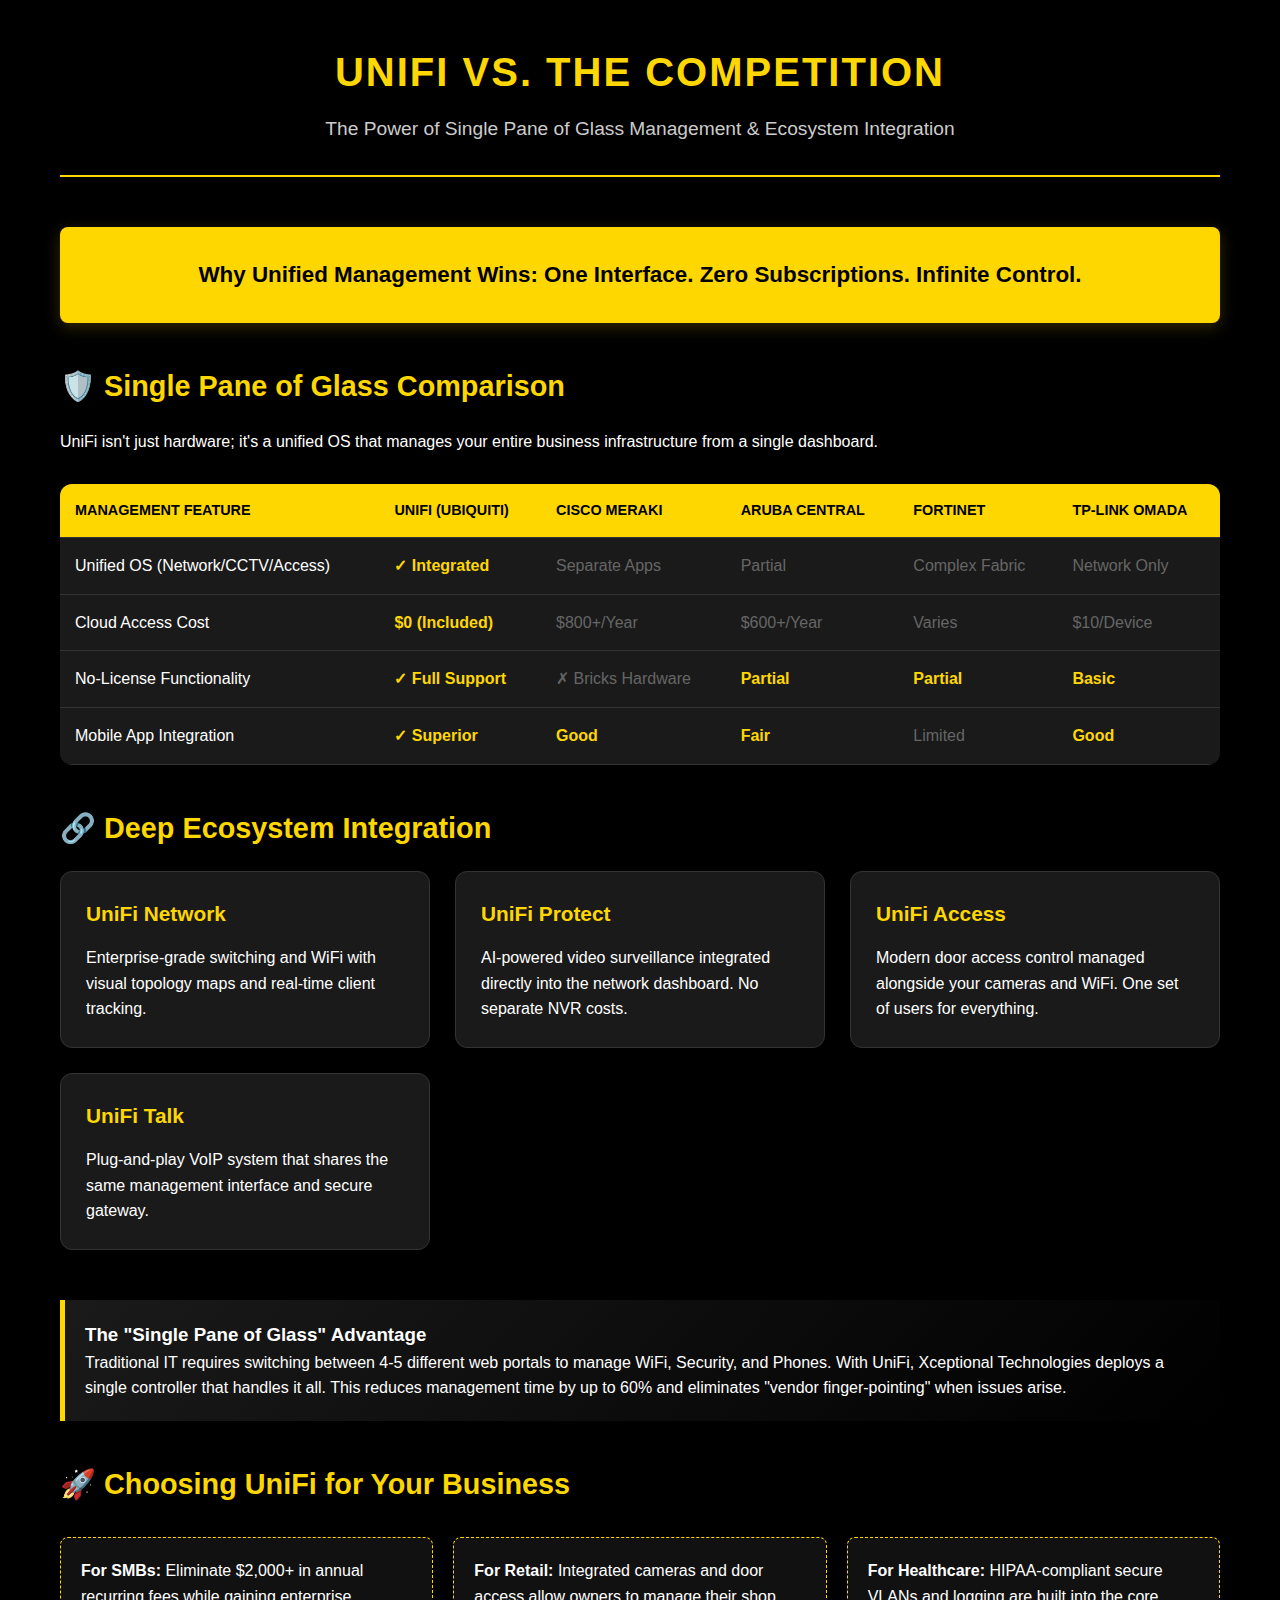
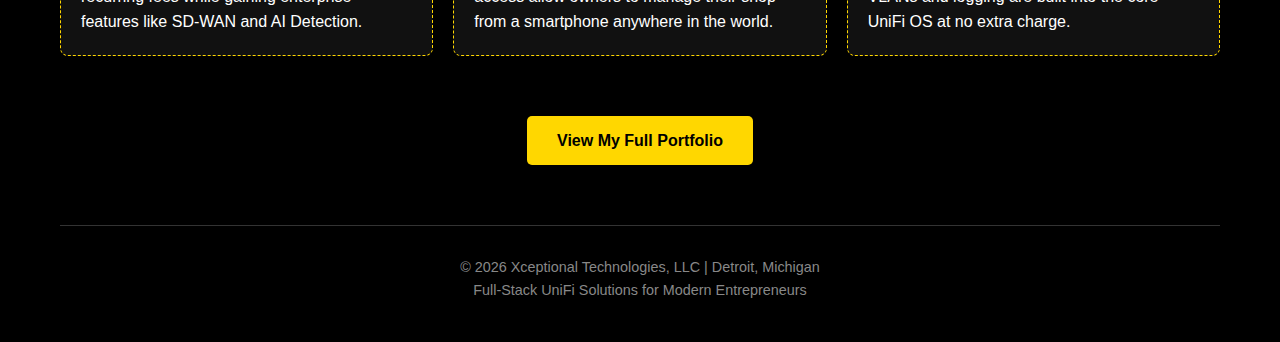
<file: unifi-competitor-dashboard.html>
<!DOCTYPE html>
<html lang="en">
<head>
    <meta charset="UTF-8">
    <meta name="viewport" content="width=device-width, initial-scale=1.0">
    <title>UniFi vs Competitors: The Single Pane of Glass Advantage | Xceptional Technologies</title>
    <style>
        * {
            margin: 0;
            padding: 0;
            box-sizing: border-box;
        }

        body {
            font-family: 'Segoe UI', Roboto, Helvetica, Arial, sans-serif;
            background-color: #000000;
            color: #FFFFFF;
            line-height: 1.6;
        }

        .container {
            max-width: 1200px;
            margin: 0 auto;
            padding: 40px 20px;
        }

        header {
            text-align: center;
            margin-bottom: 50px;
            border-bottom: 2px solid #FFD700;
            padding-bottom: 30px;
        }

        h1 {
            color: #FFD700;
            font-size: 2.5rem;
            margin-bottom: 10px;
            text-transform: uppercase;
            letter-spacing: 2px;
        }

        .subtitle {
            color: #CCCCCC;
            font-size: 1.2rem;
            font-weight: 300;
        }

        .highlight-box {
            background-color: #FFD700;
            color: #000000;
            padding: 30px;
            border-radius: 8px;
            margin-bottom: 40px;
            text-align: center;
            font-size: 1.4rem;
            font-weight: bold;
            box-shadow: 0 4px 15px rgba(255, 215, 0, 0.2);
        }

        .section-title {
            color: #FFD700;
            font-size: 1.8rem;
            margin: 40px 0 20px;
            display: flex;
            align-items: center;
            gap: 10px;
        }

        .dashboard-grid {
            display: grid;
            grid-template-columns: repeat(auto-fit, minmax(300px, 1fr));
            gap: 25px;
            margin-bottom: 50px;
        }

        .card {
            background-color: #1A1A1A;
            border: 1px solid #333333;
            border-radius: 12px;
            padding: 25px;
            transition: transform 0.3s ease, border-color 0.3s ease;
        }

        .card:hover {
            transform: translateY(-5px);
            border-color: #FFD700;
        }

        .card h3 {
            color: #FFD700;
            margin-bottom: 15px;
            font-size: 1.3rem;
        }

        .comparison-table {
            width: 100%;
            border-collapse: collapse;
            margin: 30px 0;
            background-color: #1A1A1A;
            border-radius: 12px;
            overflow: hidden;
        }

        .comparison-table th, .comparison-table td {
            padding: 15px;
            text-align: left;
            border-bottom: 1px solid #333333;
        }

        .comparison-table th {
            background-color: #FFD700;
            color: #000000;
            font-weight: bold;
            text-transform: uppercase;
            font-size: 0.9rem;
        }

        .comparison-table tr:hover {
            background-color: #262626;
        }

        .check { color: #FFD700; font-weight: bold; }
        .cross { color: #666666; }

        .pane-feature {
            background: linear-gradient(135deg, #1A1A1A 0%, #000000 100%);
            border-left: 5px solid #FFD700;
            padding: 20px;
            margin-bottom: 20px;
        }

        .integration-focus {
            display: flex;
            flex-wrap: wrap;
            gap: 20px;
            margin-top: 30px;
        }

        .integration-item {
            flex: 1;
            min-width: 250px;
            background-color: #111111;
            padding: 20px;
            border-radius: 8px;
            border: 1px dashed #FFD700;
        }

        .footer {
            text-align: center;
            margin-top: 60px;
            padding-top: 30px;
            border-top: 1px solid #333333;
            color: #888888;
            font-size: 0.9rem;
        }

        .cta-button {
            display: inline-block;
            background-color: #FFD700;
            color: #000000;
            padding: 12px 30px;
            border-radius: 5px;
            text-decoration: none;
            font-weight: bold;
            margin-top: 20px;
            transition: background-color 0.3s ease;
        }

        .cta-button:hover {
            background-color: #E6C200;
        }

        @media (max-width: 768px) {
            h1 { font-size: 2rem; }
            .comparison-table { font-size: 0.8rem; }
            .comparison-table th, .comparison-table td { padding: 10px 5px; }
        }
    </style>
</head>
<body>
    <div class="container">
        <header>
            <h1>UniFi vs. The Competition</h1>
            <p class="subtitle">The Power of Single Pane of Glass Management & Ecosystem Integration</p>
        </header>

        <div class="highlight-box">
            Why Unified Management Wins: One Interface. Zero Subscriptions. Infinite Control.
        </div>

        <h2 class="section-title">🛡️ Single Pane of Glass Comparison</h2>
        <p>UniFi isn't just hardware; it's a unified OS that manages your entire business infrastructure from a single dashboard.</p>
        
        <table class="comparison-table">
            <thead>
                <tr>
                    <th>Management Feature</th>
                    <th>UniFi (Ubiquiti)</th>
                    <th>Cisco Meraki</th>
                    <th>Aruba Central</th>
                    <th>Fortinet</th>
                    <th>TP-Link Omada</th>
                </tr>
            </thead>
            <tbody>
                <tr>
                    <td>Unified OS (Network/CCTV/Access)</td>
                    <td class="check">✓ Integrated</td>
                    <td class="cross">Separate Apps</td>
                    <td class="cross">Partial</td>
                    <td class="cross">Complex Fabric</td>
                    <td class="cross">Network Only</td>
                </tr>
                <tr>
                    <td>Cloud Access Cost</td>
                    <td class="check">$0 (Included)</td>
                    <td class="cross">$800+/Year</td>
                    <td class="cross">$600+/Year</td>
                    <td class="cross">Varies</td>
                    <td class="cross">$10/Device</td>
                </tr>
                <tr>
                    <td>No-License Functionality</td>
                    <td class="check">✓ Full Support</td>
                    <td class="cross">✗ Bricks Hardware</td>
                    <td class="check">Partial</td>
                    <td class="check">Partial</td>
                    <td class="check">Basic</td>
                </tr>
                <tr>
                    <td>Mobile App Integration</td>
                    <td class="check">✓ Superior</td>
                    <td class="check">Good</td>
                    <td class="check">Fair</td>
                    <td class="cross">Limited</td>
                    <td class="check">Good</td>
                </tr>
            </tbody>
        </table>

        <h2 class="section-title">🔗 Deep Ecosystem Integration</h2>
        <div class="dashboard-grid">
            <div class="card">
                <h3>UniFi Network</h3>
                <p>Enterprise-grade switching and WiFi with visual topology maps and real-time client tracking.</p>
            </div>
            <div class="card">
                <h3>UniFi Protect</h3>
                <p>AI-powered video surveillance integrated directly into the network dashboard. No separate NVR costs.</p>
            </div>
            <div class="card">
                <h3>UniFi Access</h3>
                <p>Modern door access control managed alongside your cameras and WiFi. One set of users for everything.</p>
            </div>
            <div class="card">
                <h3>UniFi Talk</h3>
                <p>Plug-and-play VoIP system that shares the same management interface and secure gateway.</p>
            </div>
        </div>

        <div class="pane-feature">
            <h3>The "Single Pane of Glass" Advantage</h3>
            <p>Traditional IT requires switching between 4-5 different web portals to manage WiFi, Security, and Phones. With UniFi, Xceptional Technologies deploys a single controller that handles it all. This reduces management time by up to 60% and eliminates "vendor finger-pointing" when issues arise.</p>
        </div>

        <h2 class="section-title">🚀 Choosing UniFi for Your Business</h2>
        <div class="integration-focus">
            <div class="integration-item">
                <strong>For SMBs:</strong> Eliminate $2,000+ in annual recurring fees while gaining enterprise features like SD-WAN and AI Detection.
            </div>
            <div class="integration-item">
                <strong>For Retail:</strong> Integrated cameras and door access allow owners to manage their shop from a smartphone anywhere in the world.
            </div>
            <div class="integration-item">
                <strong>For Healthcare:</strong> HIPAA-compliant secure VLANs and logging are built into the core UniFi OS at no extra charge.
            </div>
        </div>

        <div style="text-align: center; margin-top: 40px;">
            <a href="https://github.com/nakiachampion" class="cta-button">View My Full Portfolio</a>
        </div>

        <div class="footer">
            <p>&copy; 2026 Xceptional Technologies, LLC | Detroit, Michigan</p>
            <p>Full-Stack UniFi Solutions for Modern Entrepreneurs</p>
        </div>
    </div>
</body>
</html>
</file>
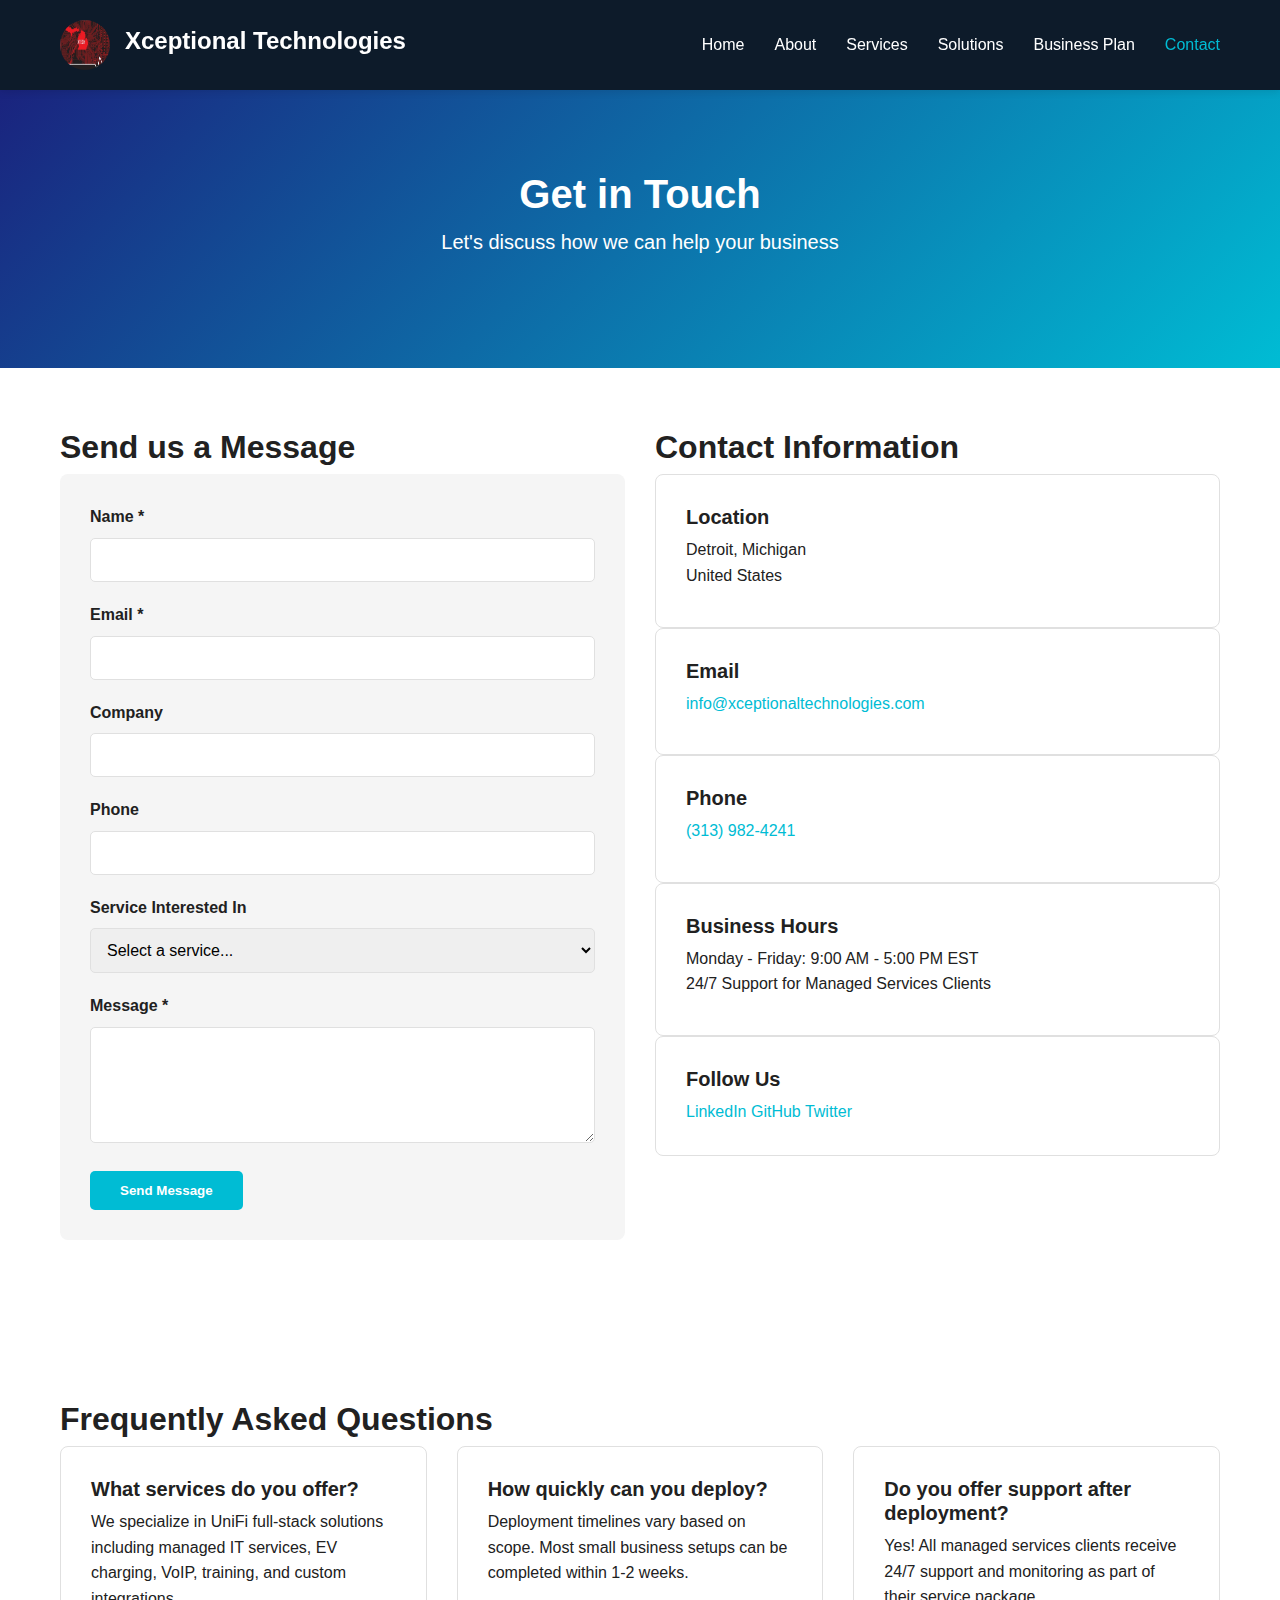
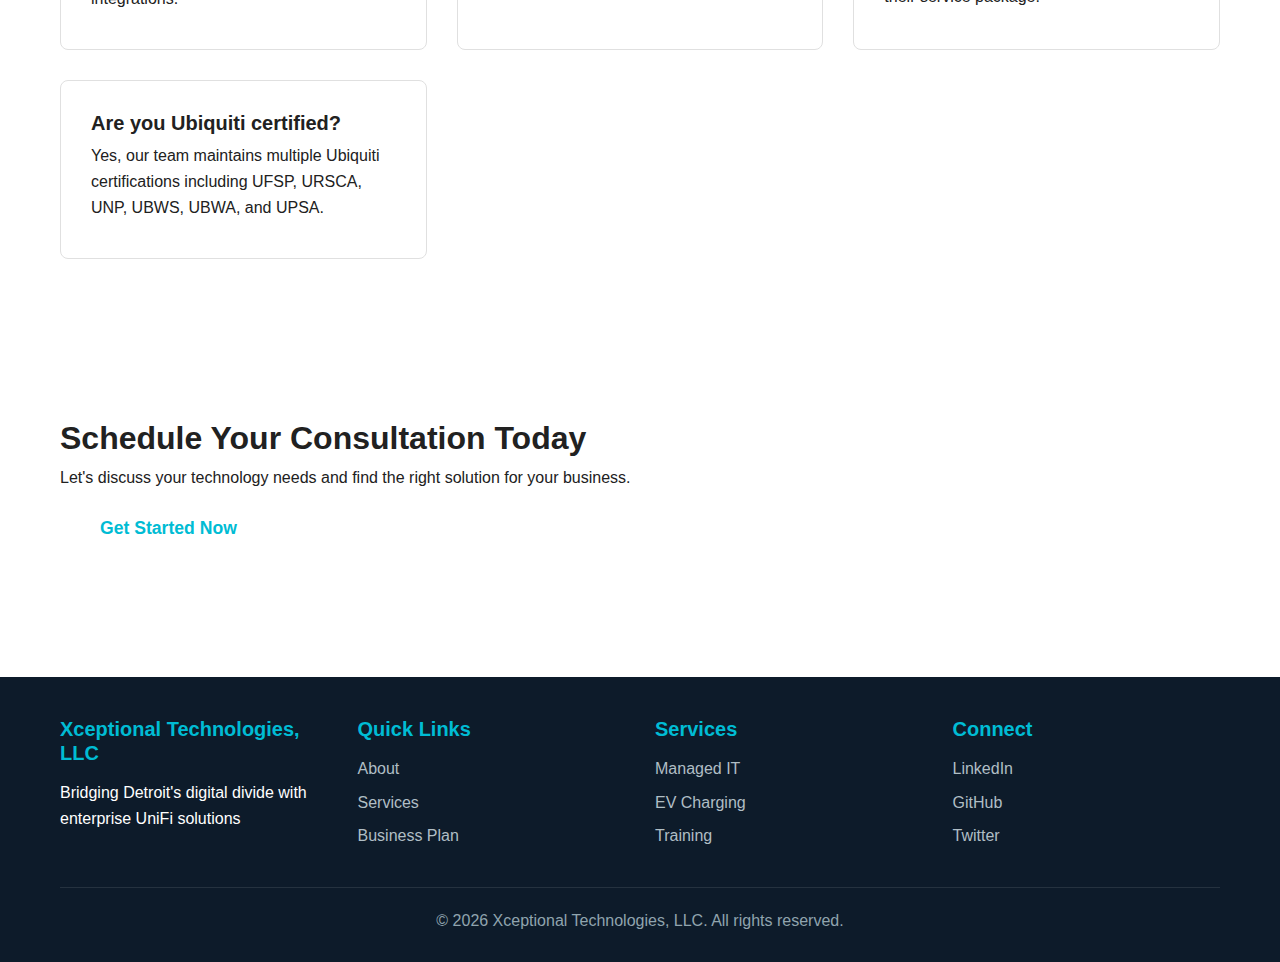
<file: xtech/contact.html>
<!DOCTYPE html>
<html lang="en">
<head>
    <meta charset="UTF-8">
    <meta name="viewport" content="width=device-width, initial-scale=1.0">
    <meta name="description" content="Contact Xceptional Technologies for a consultation">
    <title>Contact Us | Xceptional Technologies</title>
    <link rel="stylesheet" href="assets/css/style.css">
</head>
<body>
    <header class="site-header">
        <div class="container">
            <div class="logo-section">
            <img src="../XTech Logo.jpg" alt="Logo" class="logo">                <h1 class="brand-name">Xceptional Technologies</h1>
            </div>
            <nav class="main-nav">
                <a href="index.html" class="nav-link">Home</a>
                <a href="about.html" class="nav-link">About</a>
                <a href="services.html" class="nav-link">Services</a>
                <a href="solutions.html" class="nav-link">Solutions</a>
                <a href="plan.html" class="nav-link">Business Plan</a>
                <a href="contact.html" class="nav-link active">Contact</a>
            </nav>
        </div>
    </header>

    <main>
        <section class="page-hero">
            <div class="container">
                <h1>Get in Touch</h1>
                <p class="hero-subtitle">Let's discuss how we can help your business</p>
            </div>
        </section>

        <section class="contact-section">
            <div class="container">
                <div class="contact-grid">
                    <!-- Contact Form -->
                    <div class="contact-form-wrapper">
                        <h2>Send us a Message</h2>
                        <form class="contact-form" action="#" method="POST">
                            <div class="form-group">
                                <label for="name">Name *</label>
                                <input type="text" id="name" name="name" required>
                            </div>
                            <div class="form-group">
                                <label for="email">Email *</label>
                                <input type="email" id="email" name="email" required>
                            </div>
                            <div class="form-group">
                                <label for="company">Company</label>
                                <input type="text" id="company" name="company">
                            </div>
                            <div class="form-group">
                                <label for="phone">Phone</label>
                                <input type="tel" id="phone" name="phone">
                            </div>
                            <div class="form-group">
                                <label for="service">Service Interested In</label>
                                <select id="service" name="service">
                                    <option value="">Select a service...</option>
                                    <option value="managed-it">Managed IT Services</option>
                                    <option value="ev-charging">EV Charging</option>
                                    <option value="voip">UniFi Talk VoIP</option>
                                    <option value="training">Training Programs</option>
                                    <option value="custom">Custom Solution</option>
                                </select>
                            </div>
                            <div class="form-group">
                                <label for="message">Message *</label>
                                <textarea id="message" name="message" rows="5" required></textarea>
                            </div>
                            <button type="submit" class="btn btn-primary">Send Message</button>
                        </form>
                    </div>

                    <!-- Contact Information -->
                    <div class="contact-info">
                        <h2>Contact Information</h2>
                        
                        <div class="info-block">
                            <h4>Location</h4>
                            <p>Detroit, Michigan<br/>United States</p>
                        </div>

                        <div class="info-block">
                            <h4>Email</h4>
                            <p><a href="mailto:info@xceptionaltechnologies.com">info@xceptionaltechnologies.com</a></p>
                        </div>

                        <div class="info-block">
                            <h4>Phone</h4>
                            <p><a href="tel:+1-313-XTECH-1">(313) 982-4241</a></p>
                        </div>

                        <div class="info-block">
                            <h4>Business Hours</h4>
                            <p>Monday - Friday: 9:00 AM - 5:00 PM EST<br/>
                            24/7 Support for Managed Services Clients</p>
                        </div>

                        <div class="info-block">
                            <h4>Follow Us</h4>
                            <div class="social-links">
                                <a href="#" title="LinkedIn">LinkedIn</a>
                                <a href="#" title="GitHub">GitHub</a>
                                <a href="#" title="Twitter">Twitter</a>
                            </div>
                        </div>
                    </div>
                </div>
            </div>
        </section>

        <section class="faq-section">
            <div class="container">
                <h2>Frequently Asked Questions</h2>
                <div class="faq-grid">
                    <div class="faq-item">
                        <h4>What services do you offer?</h4>
                        <p>We specialize in UniFi full-stack solutions including managed IT services, EV charging, VoIP, training, and custom integrations.</p>
                    </div>
                    <div class="faq-item">
                        <h4>How quickly can you deploy?</h4>
                        <p>Deployment timelines vary based on scope. Most small business setups can be completed within 1-2 weeks.</p>
                    </div>
                    <div class="faq-item">
                        <h4>Do you offer support after deployment?</h4>
                        <p>Yes! All managed services clients receive 24/7 support and monitoring as part of their service package.</p>
                    </div>
                    <div class="faq-item">
                        <h4>Are you Ubiquiti certified?</h4>
                        <p>Yes, our team maintains multiple Ubiquiti certifications including UFSP, URSCA, UNP, UBWS, UBWA, and UPSA.</p>
                    </div>
                </div>
            </div>
        </section>

        <section class="cta-section">
            <div class="container">
                <h2>Schedule Your Consultation Today</h2>
                <p>Let's discuss your technology needs and find the right solution for your business.</p>
                <a href="contact.html" class="btn btn-large">Get Started Now</a>
            </div>
        </section>
    </main>

    <footer class="site-footer">
        <div class="container">
            <div class="footer-grid">
                <div class="footer-section">
                    <h4>Xceptional Technologies, LLC</h4>
                    <p>Bridging Detroit's digital divide with enterprise UniFi solutions</p>
                </div>
                <div class="footer-section">
                    <h4>Quick Links</h4>
                    <ul>
                        <li><a href="about.html">About</a></li>
                        <li><a href="services.html">Services</a></li>
                        <li><a href="plan.html">Business Plan</a></li>
                    </ul>
                </div>
                <div class="footer-section">
                    <h4>Services</h4>
                    <ul>
                        <li><a href="services.html#managed-it">Managed IT</a></li>
                        <li><a href="services.html#ev-charging">EV Charging</a></li>
                        <li><a href="services.html#training">Training</a></li>
                    </ul>
                </div>
                <div class="footer-section">
                    <h4>Connect</h4>
                    <ul>
                        <li><a href="#">LinkedIn</a></li>
                        <li><a href="#">GitHub</a></li>
                        <li><a href="#">Twitter</a></li>
                    </ul>
                </div>
            </div>
            <div class="footer-bottom">
                <p>&copy; 2026 Xceptional Technologies, LLC. All rights reserved.</p>
            </div>
        </div>
    </footer>

    <script src="assets/js/main.js"></script>
</body>
</html>
</file>
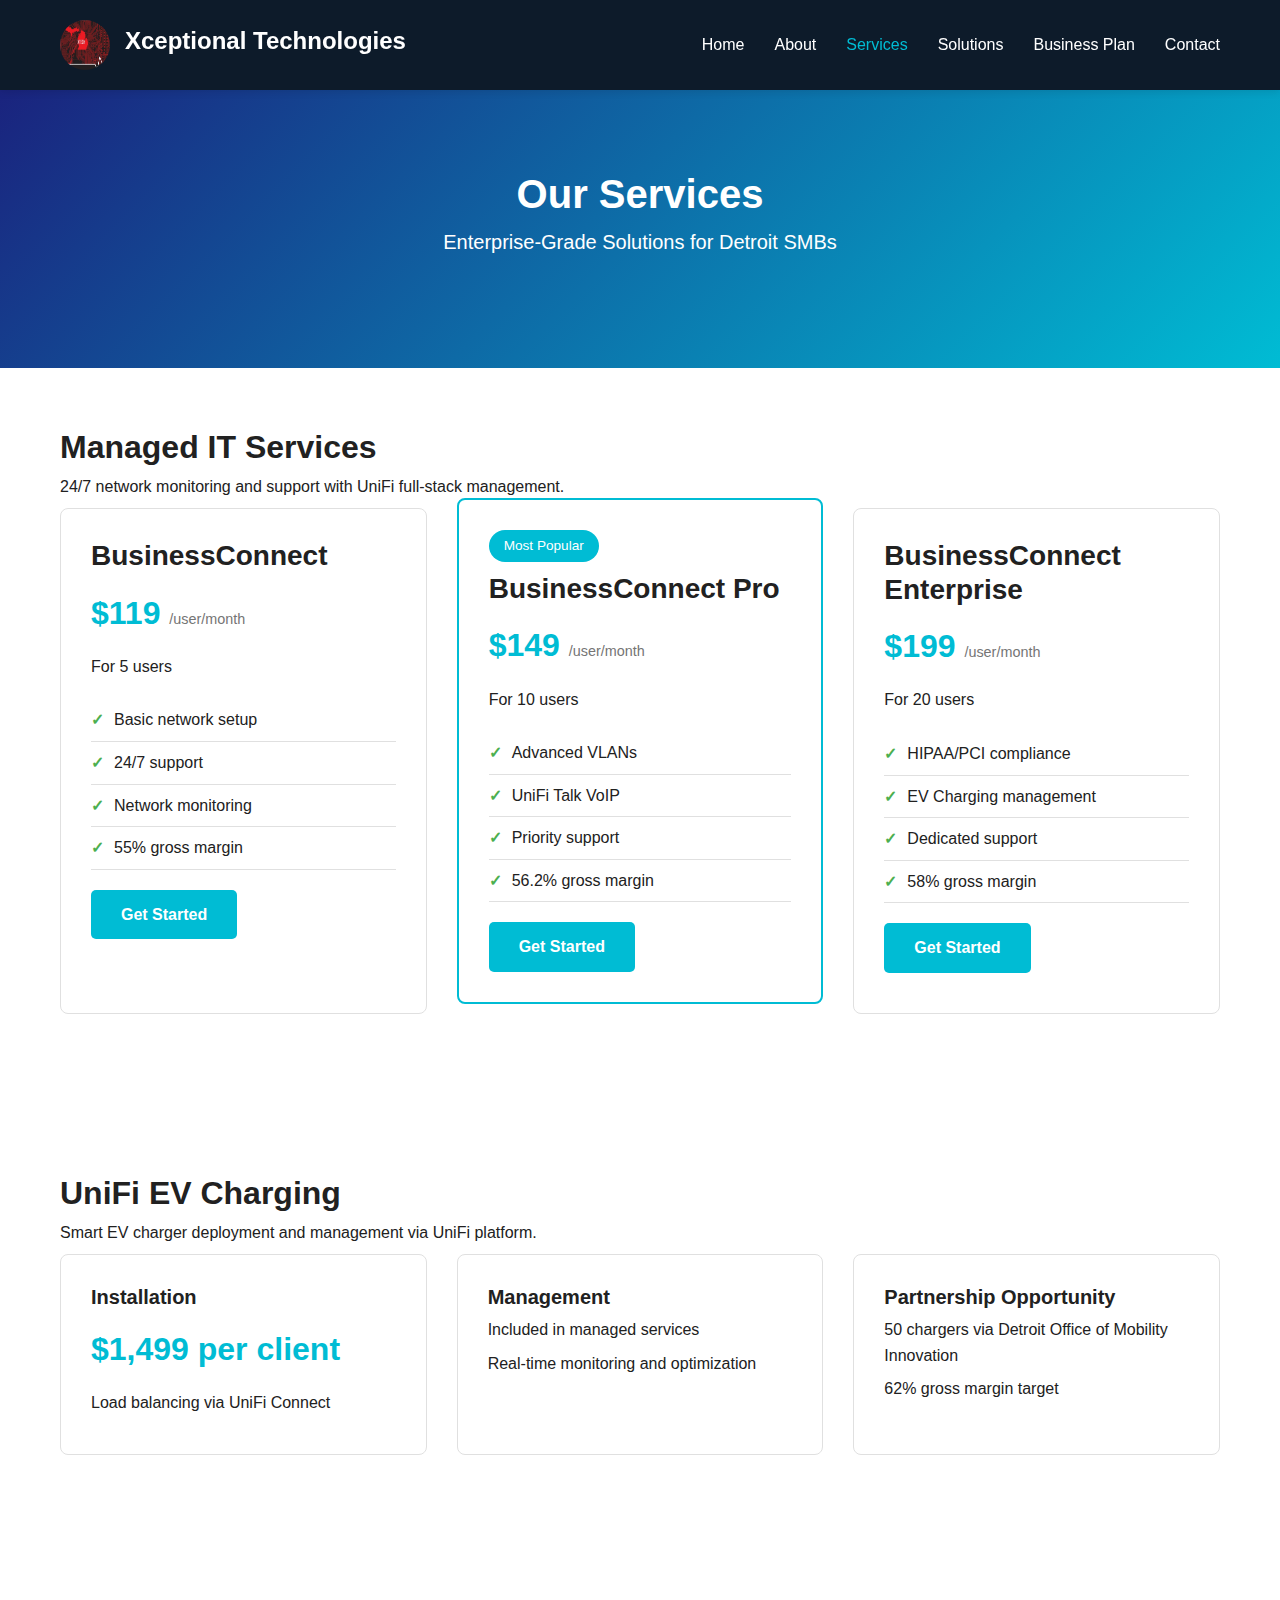
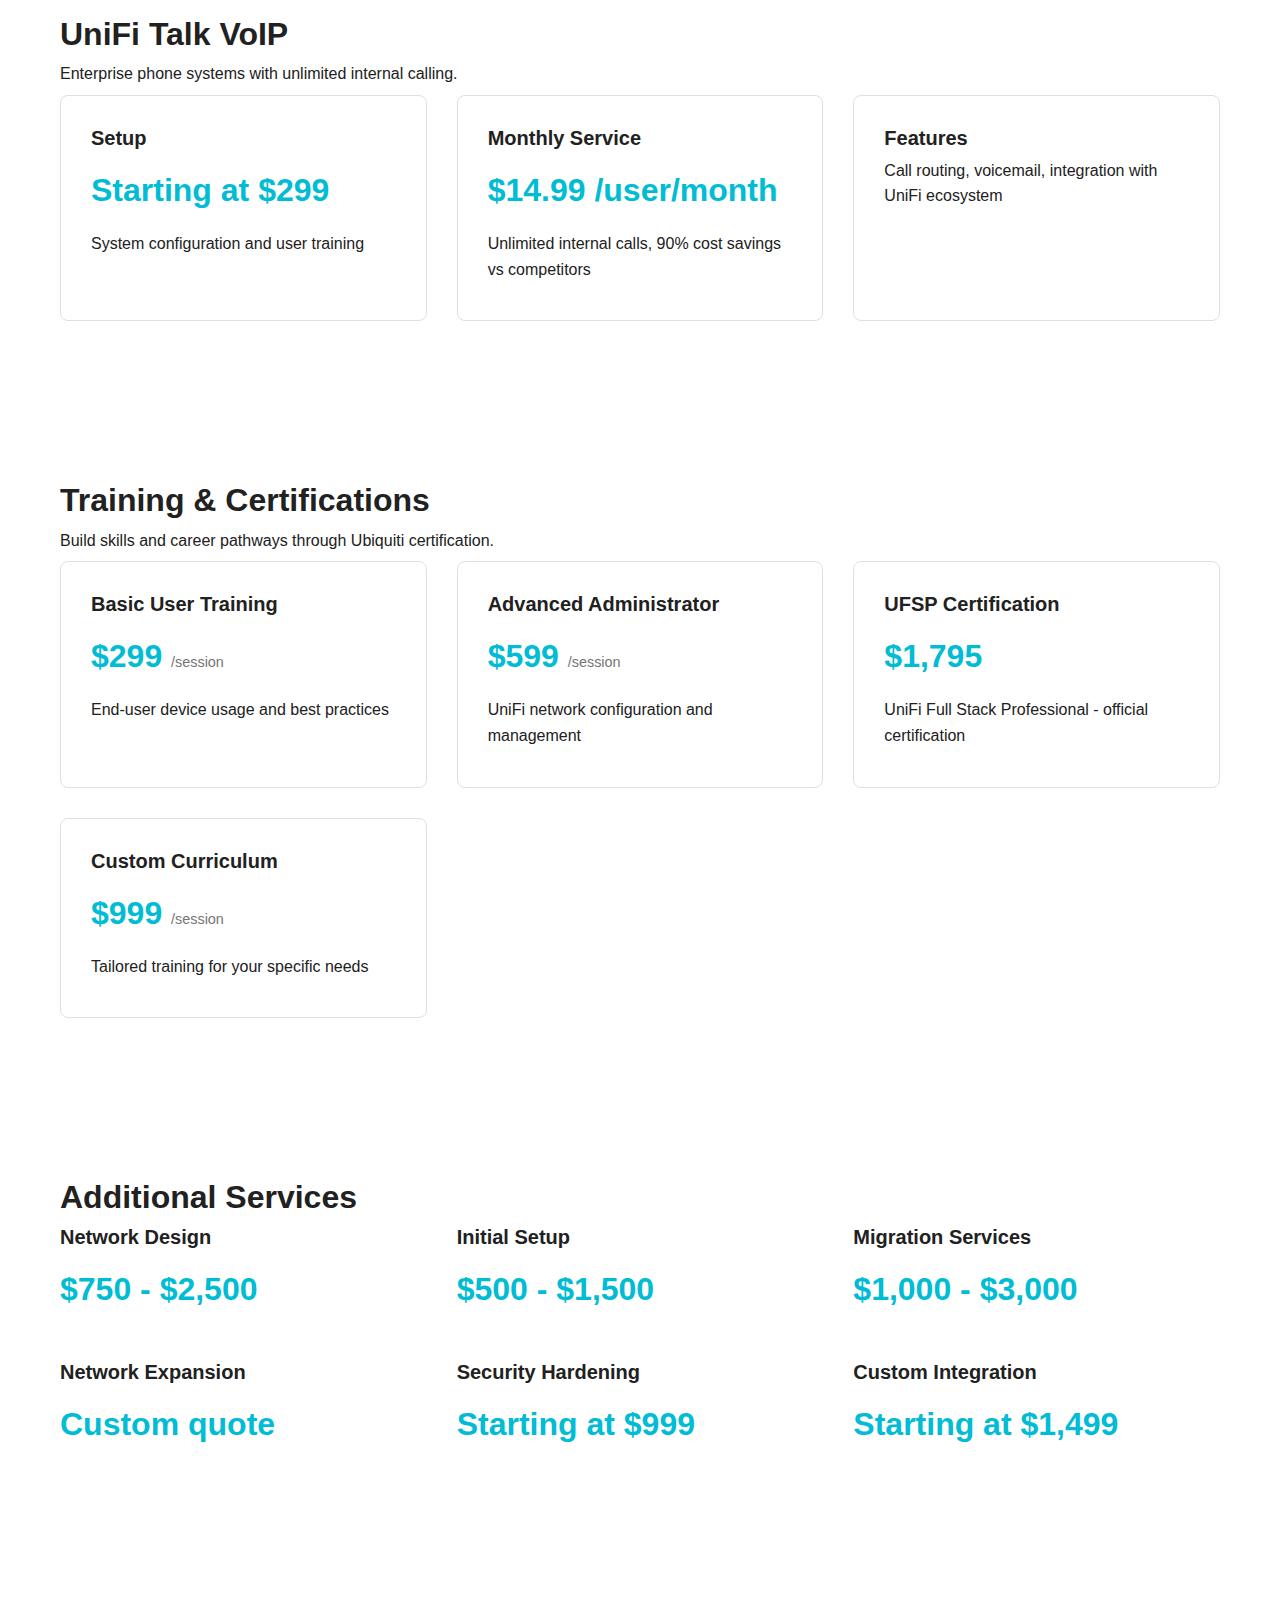
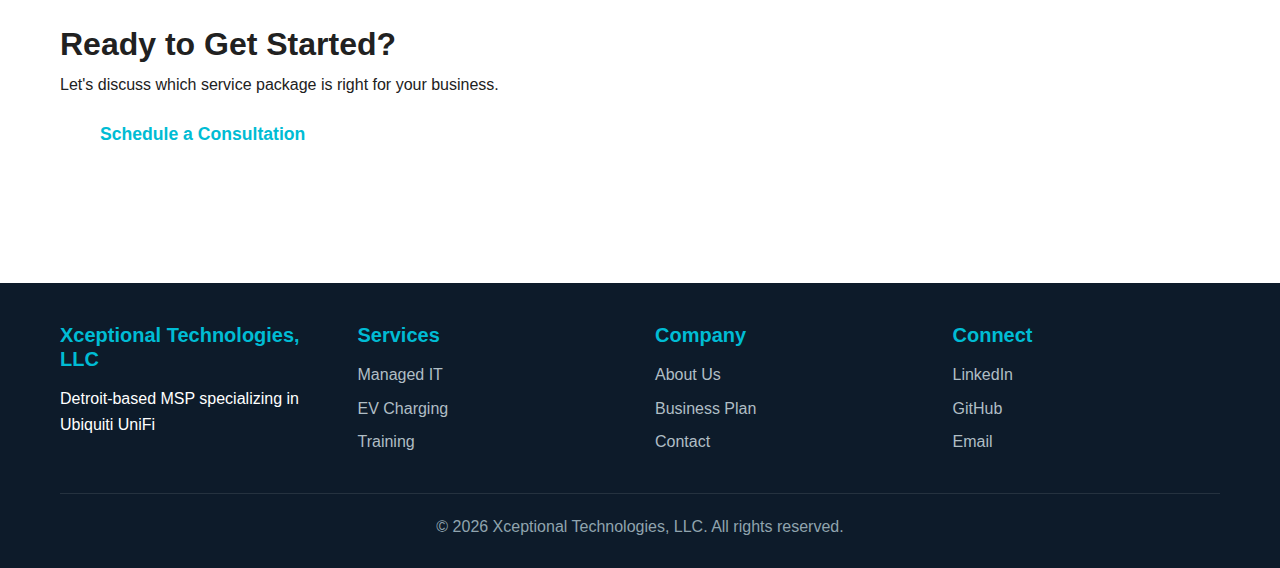
<file: xtech/services.html>
<!DOCTYPE html>
<html lang="en">
<head>
    <meta charset="UTF-8">
    <meta name="viewport" content="width=device-width, initial-scale=1.0">
    <meta name="description" content="Xceptional Technologies services and pricing for Detroit SMBs">
    <title>Services & Pricing | Xceptional Technologies</title>
    <link rel="stylesheet" href="assets/css/style.css">
    <link rel="icon" href="assets/images/favicon.ico">
</head>
<body>
    <header class="site-header">
        <div class="container">
            <div class="logo-section">
                <img src="../XTech Logo.jpg" alt="Logo" class="logo">                <h1 class="brand-name">Xceptional Technologies</h1>
            </div>
            <nav class="main-nav">
                <a href="index.html" class="nav-link">Home</a>
                <a href="about.html" class="nav-link">About</a>
                <a href="services.html" class="nav-link active">Services</a>
                <a href="solutions.html" class="nav-link">Solutions</a>
                <a href="plan.html" class="nav-link">Business Plan</a>
                <a href="contact.html" class="nav-link">Contact</a>
            </nav>
        </div>
    </header>

    <main>
        <section class="page-hero">
            <div class="container">
                <h1>Our Services</h1>
                <p class="hero-subtitle">Enterprise-Grade Solutions for Detroit SMBs</p>
            </div>
        </section>

        <!-- Managed IT Services -->
        <section id="managed-it" class="service-section">
            <div class="container">
                <h2>Managed IT Services</h2>
                <p class="section-intro">24/7 network monitoring and support with UniFi full-stack management.</p>
                
                <div class="pricing-grid">
                    <div class="pricing-card">
                        <h3>BusinessConnect</h3>
                        <p class="price">$119 <span class="period">/user/month</span></p>
                        <p class="users">For 5 users</p>
                        <ul class="features">
                            <li>Basic network setup</li>
                            <li>24/7 support</li>
                            <li>Network monitoring</li>
                            <li>55% gross margin</li>
                        </ul>
                        <a href="contact.html" class="btn btn-primary">Get Started</a>
                    </div>

                    <div class="pricing-card featured">
                        <div class="badge">Most Popular</div>
                        <h3>BusinessConnect Pro</h3>
                        <p class="price">$149 <span class="period">/user/month</span></p>
                        <p class="users">For 10 users</p>
                        <ul class="features">
                            <li>Advanced VLANs</li>
                            <li>UniFi Talk VoIP</li>
                            <li>Priority support</li>
                            <li>56.2% gross margin</li>
                        </ul>
                        <a href="contact.html" class="btn btn-primary">Get Started</a>
                    </div>

                    <div class="pricing-card">
                        <h3>BusinessConnect Enterprise</h3>
                        <p class="price">$199 <span class="period">/user/month</span></p>
                        <p class="users">For 20 users</p>
                        <ul class="features">
                            <li>HIPAA/PCI compliance</li>
                            <li>EV Charging management</li>
                            <li>Dedicated support</li>
                            <li>58% gross margin</li>
                        </ul>
                        <a href="contact.html" class="btn btn-primary">Get Started</a>
                    </div>
                </div>
            </div>
        </section>

        <!-- UniFi EV Charging -->
        <section id="ev-charging" class="service-section">
            <div class="container">
                <h2>UniFi EV Charging</h2>
                <p class="section-intro">Smart EV charger deployment and management via UniFi platform.</p>
                
                <div class="service-details">
                    <div class="detail-item">
                        <h4>Installation</h4>
                        <p class="price">$1,499 per client</p>
                        <p>Load balancing via UniFi Connect</p>
                    </div>
                    <div class="detail-item">
                        <h4>Management</h4>
                        <p>Included in managed services</p>
                        <p>Real-time monitoring and optimization</p>
                    </div>
                    <div class="detail-item">
                        <h4>Partnership Opportunity</h4>
                        <p>50 chargers via Detroit Office of Mobility Innovation</p>
                        <p>62% gross margin target</p>
                    </div>
                </div>
            </div>
        </section>

        <!-- UniFi Talk VoIP -->
        <section id="voip" class="service-section">
            <div class="container">
                <h2>UniFi Talk VoIP</h2>
                <p class="section-intro">Enterprise phone systems with unlimited internal calling.</p>
                
                <div class="service-details">
                    <div class="detail-item">
                        <h4>Setup</h4>
                        <p class="price">Starting at $299</p>
                        <p>System configuration and user training</p>
                    </div>
                    <div class="detail-item">
                        <h4>Monthly Service</h4>
                        <p class="price">$14.99 /user/month</p>
                        <p>Unlimited internal calls, 90% cost savings vs competitors</p>
                    </div>
                    <div class="detail-item">
                        <h4>Features</h4>
                        <p>Call routing, voicemail, integration with UniFi ecosystem</p>
                    </div>
                </div>
            </div>
        </section>

        <!-- Training Programs -->
        <section id="training" class="service-section">
            <div class="container">
                <h2>Training & Certifications</h2>
                <p class="section-intro">Build skills and career pathways through Ubiquiti certification.</p>
                
                <div class="training-grid">
                    <div class="training-card">
                        <h4>Basic User Training</h4>
                        <p class="price">$299 <span class="period">/session</span></p>
                        <p>End-user device usage and best practices</p>
                    </div>
                    <div class="training-card">
                        <h4>Advanced Administrator</h4>
                        <p class="price">$599 <span class="period">/session</span></p>
                        <p>UniFi network configuration and management</p>
                    </div>
                    <div class="training-card">
                        <h4>UFSP Certification</h4>
                        <p class="price">$1,795</p>
                        <p>UniFi Full Stack Professional - official certification</p>
                    </div>
                    <div class="training-card">
                        <h4>Custom Curriculum</h4>
                        <p class="price">$999 <span class="period">/session</span></p>
                        <p>Tailored training for your specific needs</p>
                    </div>
                </div>
            </div>
        </section>

        <!-- Additional Services -->
        <section class="service-section">
            <div class="container">
                <h2>Additional Services</h2>
                
                <div class="services-list">
                    <div class="service-item">
                        <h4>Network Design</h4>
                        <p class="price">$750 - $2,500</p>
                    </div>
                    <div class="service-item">
                        <h4>Initial Setup</h4>
                        <p class="price">$500 - $1,500</p>
                    </div>
                    <div class="service-item">
                        <h4>Migration Services</h4>
                        <p class="price">$1,000 - $3,000</p>
                    </div>
                    <div class="service-item">
                        <h4>Network Expansion</h4>
                        <p class="price">Custom quote</p>
                    </div>
                    <div class="service-item">
                        <h4>Security Hardening</h4>
                        <p class="price">Starting at $999</p>
                    </div>
                    <div class="service-item">
                        <h4>Custom Integration</h4>
                        <p class="price">Starting at $1,499</p>
                    </div>
                </div>
            </div>
        </section>

        <!-- CTA Section -->
        <section class="cta-section">
            <div class="container">
                <div class="cta-content">
                    <h2>Ready to Get Started?</h2>
                    <p>Let's discuss which service package is right for your business.</p>
                    <a href="contact.html" class="btn btn-large">Schedule a Consultation</a>
                </div>
            </div>
        </section>
    </main>

    <footer class="site-footer">
        <div class="container">
            <div class="footer-grid">
                <div class="footer-section">
                    <h4>Xceptional Technologies, LLC</h4>
                    <p>Detroit-based MSP specializing in Ubiquiti UniFi</p>
                </div>
                <div class="footer-section">
                    <h4>Services</h4>
                    <ul>
                        <li><a href="services.html#managed-it">Managed IT</a></li>
                        <li><a href="services.html#ev-charging">EV Charging</a></li>
                        <li><a href="services.html#training">Training</a></li>
                    </ul>
                </div>
                <div class="footer-section">
                    <h4>Company</h4>
                    <ul>
                        <li><a href="about.html">About Us</a></li>
                        <li><a href="plan.html">Business Plan</a></li>
                        <li><a href="contact.html">Contact</a></li>
                    </ul>
                </div>
                <div class="footer-section">
                    <h4>Connect</h4>
                    <ul>
                        <li><a href="#">LinkedIn</a></li>
                        <li><a href="#">GitHub</a></li>
                        <li><a href="mailto:info@xceptionaltechnologies.com">Email</a></li>
                    </ul>
                </div>
            </div>
            <div class="footer-bottom">
                <p>&copy; 2026 Xceptional Technologies, LLC. All rights reserved.</p>
            </div>
        </div>
    </footer>

    <script src="assets/js/main.js"></script>
</body>
</html>
</file>
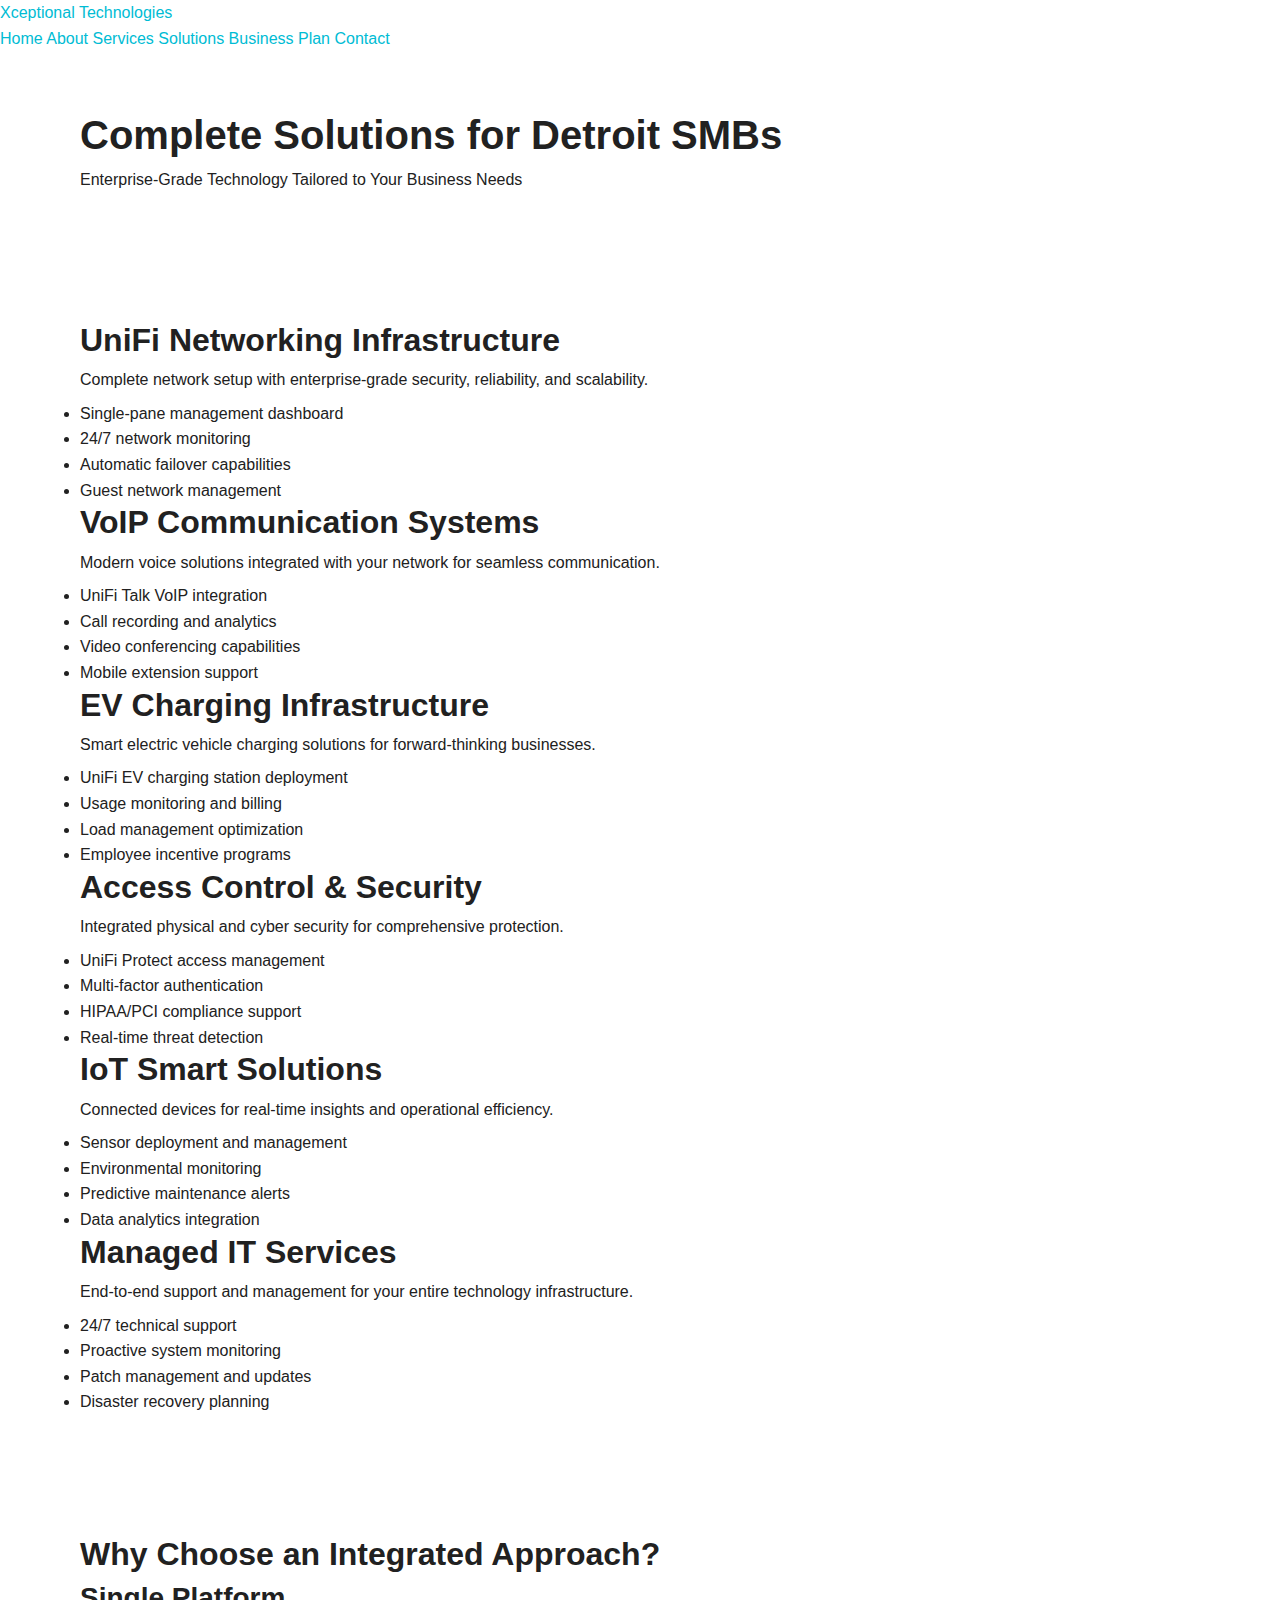
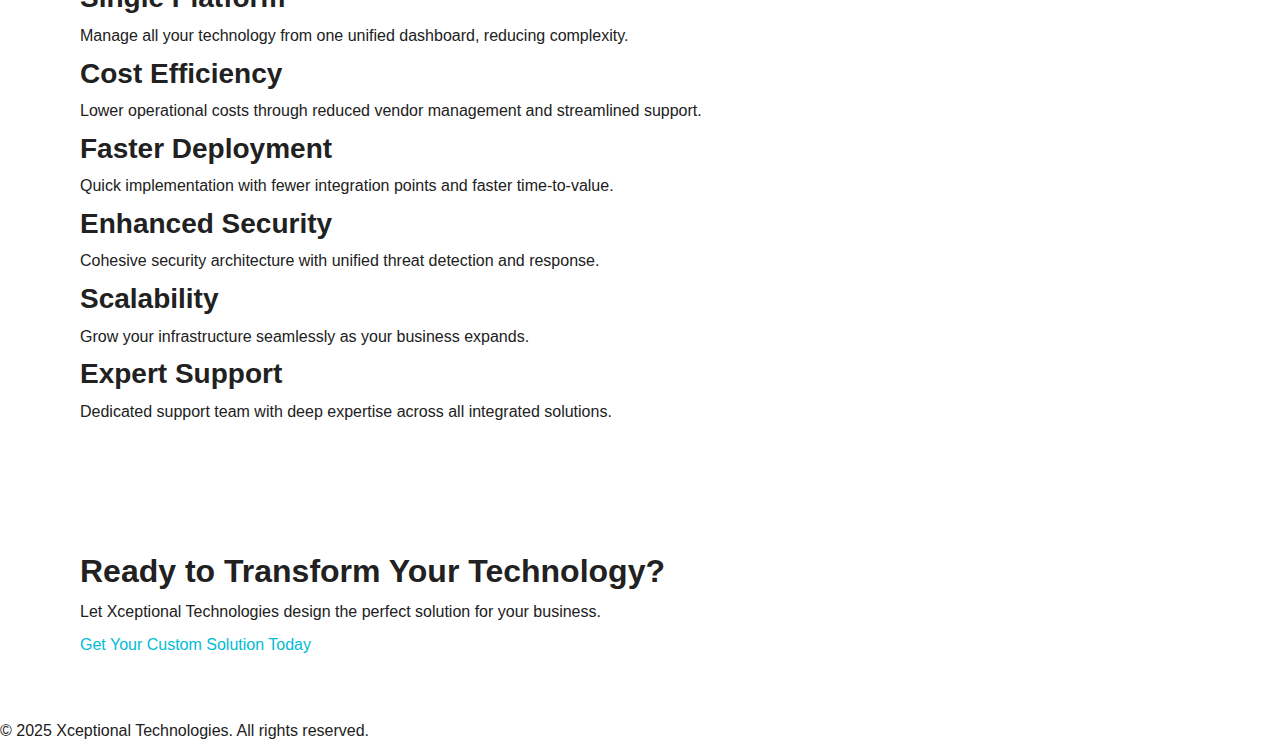
<file: xtech/solutions.html>
<!DOCTYPE html>
<html lang="en">
<head>
    <meta charset="UTF-8">
    <meta name="viewport" content="width=device-width, initial-scale=1.0">
    <title>Solutions | Xceptional Technologies</title>
    <link rel="stylesheet" href="assets/css/style.css">
</head>
<body>
    <nav class="navbar">
        <div class="nav-container">
            <a href="index.html" class="logo">Xceptional Technologies</a>
            <div class="nav-links">
                <a href="index.html">Home</a>
                <a href="about.html">About</a>
                <a href="services.html">Services</a>
                <a href="solutions.html" class="active">Solutions</a>
                <a href="plan.html">Business Plan</a>
                <a href="contact.html">Contact</a>
            </div>
        </div>
    </nav>

    <div class="container">
        <section class="solutions-hero">
            <h1>Complete Solutions for Detroit SMBs</h1>
            <p>Enterprise-Grade Technology Tailored to Your Business Needs</p>
        </section>

        <section class="solutions-grid">
            <div class="solution-card">
                <h2>UniFi Networking Infrastructure</h2>
                <p>Complete network setup with enterprise-grade security, reliability, and scalability.</p>
                <ul>
                    <li>Single-pane management dashboard</li>
                    <li>24/7 network monitoring</li>
                    <li>Automatic failover capabilities</li>
                    <li>Guest network management</li>
                </ul>
            </div>

            <div class="solution-card">
                <h2>VoIP Communication Systems</h2>
                <p>Modern voice solutions integrated with your network for seamless communication.</p>
                <ul>
                    <li>UniFi Talk VoIP integration</li>
                    <li>Call recording and analytics</li>
                    <li>Video conferencing capabilities</li>
                    <li>Mobile extension support</li>
                </ul>
            </div>

            <div class="solution-card">
                <h2>EV Charging Infrastructure</h2>
                <p>Smart electric vehicle charging solutions for forward-thinking businesses.</p>
                <ul>
                    <li>UniFi EV charging station deployment</li>
                    <li>Usage monitoring and billing</li>
                    <li>Load management optimization</li>
                    <li>Employee incentive programs</li>
                </ul>
            </div>

            <div class="solution-card">
                <h2>Access Control & Security</h2>
                <p>Integrated physical and cyber security for comprehensive protection.</p>
                <ul>
                    <li>UniFi Protect access management</li>
                    <li>Multi-factor authentication</li>
                    <li>HIPAA/PCI compliance support</li>
                    <li>Real-time threat detection</li>
                </ul>
            </div>

            <div class="solution-card">
                <h2>IoT Smart Solutions</h2>
                <p>Connected devices for real-time insights and operational efficiency.</p>
                <ul>
                    <li>Sensor deployment and management</li>
                    <li>Environmental monitoring</li>
                    <li>Predictive maintenance alerts</li>
                    <li>Data analytics integration</li>
                </ul>
            </div>

            <div class="solution-card">
                <h2>Managed IT Services</h2>
                <p>End-to-end support and management for your entire technology infrastructure.</p>
                <ul>
                    <li>24/7 technical support</li>
                    <li>Proactive system monitoring</li>
                    <li>Patch management and updates</li>
                    <li>Disaster recovery planning</li>
                </ul>
            </div>
        </section>

        <section class="integration-benefits">
            <h2>Why Choose an Integrated Approach?</h2>
            <div class="benefits-grid">
                <div class="benefit">
                    <h3>Single Platform</h3>
                    <p>Manage all your technology from one unified dashboard, reducing complexity.</p>
                </div>
                <div class="benefit">
                    <h3>Cost Efficiency</h3>
                    <p>Lower operational costs through reduced vendor management and streamlined support.</p>
                </div>
                <div class="benefit">
                    <h3>Faster Deployment</h3>
                    <p>Quick implementation with fewer integration points and faster time-to-value.</p>
                </div>
                <div class="benefit">
                    <h3>Enhanced Security</h3>
                    <p>Cohesive security architecture with unified threat detection and response.</p>
                </div>
                <div class="benefit">
                    <h3>Scalability</h3>
                    <p>Grow your infrastructure seamlessly as your business expands.</p>
                </div>
                <div class="benefit">
                    <h3>Expert Support</h3>
                    <p>Dedicated support team with deep expertise across all integrated solutions.</p>
                </div>
            </div>
        </section>

        <section class="cta-section">
            <h2>Ready to Transform Your Technology?</h2>
            <p>Let Xceptional Technologies design the perfect solution for your business.</p>
            <a href="contact.html" class="cta-button">Get Your Custom Solution Today</a>
        </section>
    </div>

    <footer class="footer">
        <p>&copy; 2025 Xceptional Technologies. All rights reserved.</p>
    </footer>
</body>
</html>
</file>
<file: xtech/assets/css/style.css>
/* Xceptional Technologies - Main Stylesheet */

/* CSS Variables */
:root {
    --primary-color: #00bcd4;
    --secondary-color: #1a237e;
    --dark-bg: #0d1b2a;
    --light-bg: #f5f5f5;
    --text-dark: #212121;
    --text-light: #757575;
    --border-color: #e0e0e0;
    --success: #4caf50;
    --error: #f44336;
    --spacing-unit: 8px;
}

/* Global Styles */
* {
    margin: 0;
    padding: 0;
    box-sizing: border-box;
}

html {
    scroll-behavior: smooth;
}

body {
    font-family: -apple-system, BlinkMacSystemFont, 'Segoe UI', Roboto, 'Helvetica Neue', Arial, sans-serif;
    line-height: 1.6;
    color: var(--text-dark);
    background-color: #fff;
}

/* Container */
.container {
    max-width: 1200px;
    margin: 0 auto;
    padding: 0 20px;
}

/* Typography */
h1, h2, h3, h4, h5, h6 {
    line-height: 1.2;
    margin-bottom: var(--spacing-unit);
}

h1 { font-size: 2.5rem; }
h2 { font-size: 2rem; }
h3 { font-size: 1.75rem; }
h4 { font-size: 1.25rem; }

p { margin-bottom: var(--spacing-unit); }

a {
    color: var(--primary-color);
    text-decoration: none;
    transition: color 0.3s ease;
}

a:hover {
    color: var(--secondary-color);
}

/* Header & Navigation */
.site-header {
    background: var(--dark-bg);
    color: white;
    padding: 20px 0;
    box-shadow: 0 2px 8px rgba(0,0,0,0.1);
    position: sticky;
    top: 0;
    z-index: 100;
}

.site-header .container {
    display: flex;
    justify-content: space-between;
    align-items: center;
}

.logo-section {
    display: flex;
    align-items: center;
    gap: 15px;
}

.logo {
    width: 50px;
    height: 50px;
    border-radius: 50%;
}

.brand-name {
    font-size: 1.5rem;
    font-weight: bold;
}

.main-nav {
    display: flex;
    gap: 30px;
    flex-wrap: wrap;
}

.nav-link {
    color: white;
    transition: color 0.3s ease;
}

.nav-link:hover,
.nav-link.active {
    color: var(--primary-color);
}

/* Hero Section */
.hero, .page-hero {
    background: linear-gradient(135deg, #1a237e 0%, #00bcd4 100%);
    color: white;
    padding: 80px 20px;
    text-align: center;
}

.hero-title {
    font-size: 3rem;
    margin-bottom: 20px;
}

.hero-subtitle {
    font-size: 1.25rem;
    margin-bottom: 30px;
}

.hero-description {
    font-size: 1.1rem;
    margin-bottom: 30px;
    max-width: 800px;
    margin-left: auto;
    margin-right: auto;
}

/* Buttons */
.btn {
    display: inline-block;
    padding: 12px 30px;
    border-radius: 5px;
    font-weight: 600;
    transition: all 0.3s ease;
    border: none;
    cursor: pointer;
    text-align: center;
    text-decoration: none;
}

.btn-primary {
    background-color: var(--primary-color);
    color: white;
}

.btn-primary:hover {
    background-color: #0097a7;
    transform: translateY(-2px);
    box-shadow: 0 4px 12px rgba(0,188,212,0.3);
}

.btn-secondary {
    background-color: transparent;
    color: white;
    border: 2px solid white;
}

.btn-secondary:hover {
    background-color: white;
    color: var(--secondary-color);
}

.btn-large {
    padding: 15px 40px;
    font-size: 1.1rem;
}

/* CTA Buttons */
.cta-buttons {
    display: flex;
    gap: 20px;
    justify-content: center;
    flex-wrap: wrap;
}

/* Section Styles */
section {
    padding: 60px 20px;
}

.section-title {
    text-align: center;
    margin-bottom: 50px;
    font-size: 2.2rem;
}

.section-description {
    text-align: center;
    color: var(--text-light);
    max-width: 600px;
    margin: 0 auto 40px;
}

/* Grid Layouts */
.section-grid,
.services-grid,
.pricing-grid,
.metrics-grid,
.services-list,
.training-grid,
.impact-grid,
.faq-grid,
.mvv-grid,
.features-grid,
.cert-grid,
.partners-grid,
.service-details,
.impact-stats,
.contact-grid {
    display: grid;
    grid-template-columns: repeat(auto-fit, minmax(300px, 1fr));
    gap: 30px;
    margin-bottom: 40px;
}

/* Card Styles */
.card,
.service-card,
.pricing-card,
.metric-card,
.training-card,
.cert-card,
.partner-card,
.faq-item,
.mvv-card,
.feature-item,
.impact-item,
.detail-item,
.stat-item,
.info-block {
    background: white;
    border: 1px solid var(--border-color);
    border-radius: 8px;
    padding: 30px;
    transition: all 0.3s ease;
}

.card:hover,
.service-card:hover,
.pricing-card:hover,
.training-card:hover {
    transform: translateY(-5px);
    box-shadow: 0 10px 25px rgba(0,0,0,0.1);
}

.pricing-card.featured {
    border: 2px solid var(--primary-color);
    position: relative;
    top: -10px;
}

.badge {
    display: inline-block;
    background-color: var(--primary-color);
    color: white;
    padding: 5px 15px;
    border-radius: 20px;
    font-size: 0.85rem;
    margin-bottom: 10px;
}

/* Pricing */
.price {
    font-size: 2rem;
    font-weight: bold;
    color: var(--primary-color);
    margin: 15px 0;
}

.period {
    font-size: 0.9rem;
    color: var(--text-light);
    font-weight: normal;
}

.features {
    list-style: none;
    margin: 20px 0;
}

.features li {
    padding: 8px 0;
    border-bottom: 1px solid var(--border-color);
}

.features li:before {
    content: "✓";
    color: var(--success);
    font-weight: bold;
    margin-right: 10px;
}

/* Forms */
.contact-form {
    background: var(--light-bg);
    padding: 30px;
    border-radius: 8px;
}

.form-group {
    margin-bottom: 20px;
}

label {
    display: block;
    margin-bottom: 8px;
    font-weight: 600;
}

input,
select,
textarea {
    width: 100%;
    padding: 12px;
    border: 1px solid var(--border-color);
    border-radius: 5px;
    font-family: inherit;
    font-size: 1rem;
}

input:focus,
select:focus,
textarea:focus {
    outline: none;
    border-color: var(--primary-color);
    box-shadow: 0 0 0 3px rgba(0,188,212,0.1);
}

/* Footer */
.site-footer {
    background: var(--dark-bg);
    color: white;
    padding: 40px 20px 20px;
    margin-top: 60px;
}

.footer-grid {
    display: grid;
    grid-template-columns: repeat(auto-fit, minmax(250px, 1fr));
    gap: 30px;
    margin-bottom: 30px;
}

.footer-section h4 {
    color: var(--primary-color);
    margin-bottom: 15px;
}

.footer-section ul {
    list-style: none;
}

.footer-section ul li {
    margin-bottom: 8px;
}

.footer-section a {
    color: #b0bec5;
    transition: color 0.3s ease;
}

.footer-section a:hover {
    color: var(--primary-color);
}

.footer-bottom {
    border-top: 1px solid rgba(255,255,255,0.1);
    padding-top: 20px;
    text-align: center;
    color: #90a4ae;
}

/* Responsive Design */
@media (max-width: 768px) {
    h1 { font-size: 1.75rem; }
    h2 { font-size: 1.5rem; }
    
    .site-header .container {
        flex-direction: column;
        gap: 20px;
    }
    
    .main-nav {
        flex-direction: column;
        gap: 15px;
        width: 100%;
    }
    
    .hero-title {
        font-size: 2rem;
    }
    
    section {
        padding: 40px 20px;
    }
    
    .section-grid,
    .services-grid,
    .pricing-grid,
    .metrics-grid,
    .training-grid,
    .faq-grid {
        grid-template-columns: 1fr;
    }
    
    .cta-buttons {
        flex-direction: column;
    }
    
    .btn {
        width: 100%;
    }
}

/* Utility Classes */
.text-center { text-align: center; }
.text-light { color: var(--text-light); }
.mt-30 { margin-top: 30px; }
.mb-30 { margin-bottom: 30px; }
.pt-60 { padding-top: 60px; }
.pb-60 { padding-bottom: 60px; }
</file>
